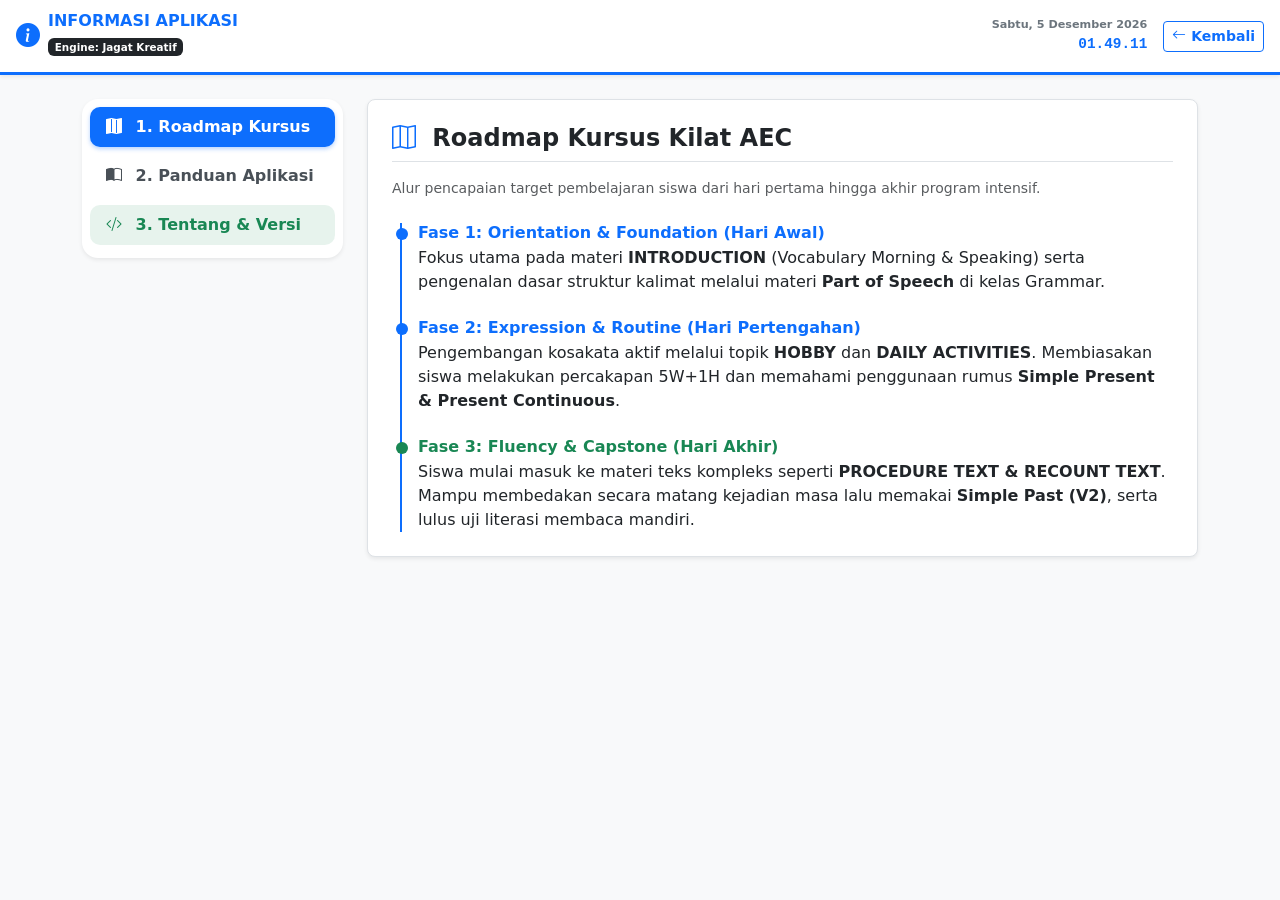
<file: info.html>
<!DOCTYPE html>
<html lang="id">
<head>
    <meta charset="UTF-8">
    <meta name="viewport" content="width=device-width, initial-scale=1.0">
    <title>Informasi Sistem - Active English Course</title>
    
    <link href="https://cdn.jsdelivr.net/npm/bootstrap@5.3.2/dist/css/bootstrap.min.css" rel="stylesheet">
    <link rel="stylesheet" href="https://cdn.jsdelivr.net/npm/bootstrap-icons@1.11.1/font/bootstrap-icons.css">
    <link rel="stylesheet" href="style.css">
</head>
<body class="bg-light">

    <nav class="navbar navbar-expand bg-white shadow-sm border-bottom border-primary border-3 mb-4">
        <div class="container-fluid px-3">
            <a class="navbar-brand fw-bold text-primary d-flex align-items-center" href="index.html">
                <i class="bi bi-info-circle-fill me-2" style="font-size: 1.5rem;"></i>
                <div>
                    <div style="font-size: 1rem; line-height: 1;">INFORMASI APLIKASI</div>
                    <div class="badge bg-dark mt-1" style="font-size: 0.65rem;">Engine: Jagat Kreatif</div>
                </div>
            </a>
            <div class="d-flex align-items-center">
                <div class="text-end me-2 text-secondary d-none d-sm-block">
                    <div id="headDate" class="fw-bold" style="font-size: 0.7rem;">Tanggal</div>
                    <div id="headClock" class="font-monospace fw-bold text-primary" style="font-size: 0.9rem;">00:00:00</div>
                </div>
                <a href="index.html" class="btn btn-outline-primary btn-sm fw-bold ms-2"><i class="bi bi-arrow-left"></i> Kembali</a>
            </div>
        </div>
    </nav>

    <div class="container pb-5">
        <div class="row g-4">
            
            <div class="col-12 col-md-3">
                <div class="card card-custom p-2 shadow-sm border-0 bg-white">
                    <div class="nav flex-column nav-pills gap-1" id="infoTabs" role="tablist">
                        <button class="nav-link active fw-bold text-start" data-bs-toggle="pill" data-bs-target="#tab-roadmap" type="button">
                            <i class="bi bi-map-fill me-2"></i> 1. Roadmap Kursus
                        </button>
                        <button class="nav-link fw-bold text-start" data-bs-toggle="pill" data-bs-target="#tab-panduan" type="button">
                            <i class="bi bi-book-half me-2"></i> 2. Panduan Aplikasi
                        </button>
                        <button class="nav-link fw-bold text-start text-success bg-success bg-opacity-10" data-bs-toggle="pill" data-bs-target="#tab-tentang" type="button">
                            <i class="bi bi-code-slash me-2"></i> 3. Tentang & Versi
                        </button>
                    </div>
                </div>
            </div>

            <div class="col-12 col-md-9">
                <div class="tab-content bg-white p-4 rounded-3 shadow-sm border">
                    
                    <div class="tab-pane fade show active" id="tab-roadmap">
                        <h4 class="fw-bold text-dark border-bottom pb-2 mb-3"><i class="bi bi-map text-primary me-2"></i> Roadmap Kursus Kilat AEC</h4>
                        <p class="text-muted small">Alur pencapaian target pembelajaran siswa dari hari pertama hingga akhir program intensif.</p>
                        
                        <div class="position-relative ps-3 border-start border-primary border-2 mt-4 ms-2">
                            <div class="mb-4 position-relative">
                                <div class="position-absolute bg-primary rounded-circle" style="width:12px; height:12px; left:-22px; top:5px;"></div>
                                <h6 class="fw-bold text-primary mb-1">Fase 1: Orientation & Foundation (Hari Awal)</h6>
                                <p class="text-xs text-dark mb-0 fw-medium">Fokus utama pada materi <b>INTRODUCTION</b> (Vocabulary Morning & Speaking) serta pengenalan dasar struktur kalimat melalui materi <b>Part of Speech</b> di kelas Grammar.</p>
                            </div>
                            <div class="mb-4 position-relative">
                                <div class="position-absolute bg-primary rounded-circle" style="width:12px; height:12px; left:-22px; top:5px;"></div>
                                <h6 class="fw-bold text-primary mb-1">Fase 2: Expression & Routine (Hari Pertengahan)</h6>
                                <p class="text-xs text-dark mb-0 fw-medium">Pengembangan kosakata aktif melalui topik <b>HOBBY</b> dan <b>DAILY ACTIVITIES</b>. Membiasakan siswa melakukan percakapan 5W+1H dan memahami penggunaan rumus <b>Simple Present & Present Continuous</b>.</p>
                            </div>
                            <div class="mb-0 position-relative">
                                <div class="position-absolute bg-success rounded-circle" style="width:12px; height:12px; left:-22px; top:5px;"></div>
                                <h6 class="fw-bold text-success mb-1">Fase 3: Fluency & Capstone (Hari Akhir)</h6>
                                <p class="text-xs text-dark mb-0 fw-medium">Siswa mulai masuk ke materi teks kompleks seperti <b>PROCEDURE TEXT & RECOUNT TEXT</b>. Mampu membedakan secara matang kejadian masa lalu memakai <b>Simple Past (V2)</b>, serta lulus uji literasi membaca mandiri.</p>
                            </div>
                        </div>
                    </div>

                    <div class="tab-pane fade" id="tab-panduan">
                        <h4 class="fw-bold text-dark border-bottom pb-2 mb-3"><i class="bi bi-book me-2"></i> Panduan Penggunaan Sistem PWA</h4>
                        <p class="text-muted small">Petunjuk teknis pengoperasian aplikasi agar sinkronisasi data online-offline berjalan lancar.</p>
                        
                        <div class="row g-3 text-xs mt-2">
                            <div class="col-12 col-sm-6">
                                <div class="p-3 bg-light rounded border h-100">
                                    <h6 class="fw-bold text-primary"><i class="bi bi-phone"></i> Cara Install Aplikasi</h6>
                                    <ol class="ps-3 mb-0 text-muted">
                                        <li>Buka link utama lewat Chrome di HP saat ada internet.</li>
                                        <li>Klik tanda titik tiga di pojok kanan atas browser Chrome.</li>
                                        <li>Pilih menu <b>"Tambahkan ke Layar Utama"</b> atau <b>"Instal Aplikasi"</b>.</li>
                                        <li>Aplikasi AEC Hub resmi terpasang di menu utama HP Anda.</li>
                                    </ol>
                                </div>
                            </div>
                            <div class="col-12 col-sm-6">
                                <div class="p-3 bg-light rounded border h-100">
                                    <h6 class="fw-bold text-success"><i class="bi bi-wifi-off"></i> Menghadapi Sinyal Putus</h6>
                                    <ol class="ps-3 mb-0 text-muted">
                                        <li>Lihat bulatan indikator di header, jika warna <b>Merah</b> berarti Anda sedang offline.</li>
                                        <li>Tetap isi data absensi, nilai, dan tugas estafet seperti biasa.</li>
                                        <li>Klik tombol simpan. Data aman tersimpan sementara di memori HP.</li>
                                        <li>Saat HP dapet sinyal lagi, data akan terkirim otomatis ke pusat.</li>
                                    </ol>
                                </div>
                            </div>
                        </div>
                    </div>

                    <div class="tab-pane fade" id="tab-tentang">
                        <div class="d-flex justify-content-between align-items-center border-bottom pb-2 mb-3">
                            <h4 class="fw-bold text-dark mb-0"><i class="bi bi-code-slash text-success me-2"></i> Tentang Aplikasi & Log Versi</h4>
                            <button id="btnCheckUpdate" class="btn btn-success btn-sm fw-bold"><i class="bi bi-arrow-clockwise"></i> Cek Pembaruan</button>
                        </div>
                        
                        <div class="p-3 bg-dark text-white rounded shadow-sm mb-4 text-xs font-monospace">
                            <div class="text-warning fw-bold" style="font-size: 1rem;">SUPER CREATIVE HUB AEC (V1.8-PWA)</div>
                            <div class="text-light opacity-50 mt-1">Dikembangkan Oleh: <b>Jagat Kreatif</b></div>
                            <div class="text-light opacity-50">Lead Developer: <b>Sup Jagat (Agus Supriyanto)</b></div>
                        </div>

                        <h6 class="fw-bold text-secondary text-xs mb-2">RIWAYAT PENGEMBANGAN SISTEM:</h6>
                        <div class="overflow-auto pe-1" style="max-height: 250px; font-size: 0.75rem;">
                            <table class="table table-sm table-bordered align-middle">
                                <thead class="table-secondary text-center">
                                    <tr>
                                        <th>Versi</th>
                                        <th>Waktu & Tanggal</th>
                                        <th>Detail Pembaruan Fitur</th>
                                    </tr>
                                </thead>
                                <tbody>
                                    <tr>
                                        <td class="fw-bold text-center">V1.1</td>
                                        <td class="text-muted text-center">04/07/2026<br>09:15 WIB</td>
                                        <td>Pemasangan sistem arsip permanen untuk instruksi/briefing admin di bawah logbook.</td>
                                    </tr>
                                    <tr>
                                        <td class="fw-bold text-center">V1.2</td>
                                        <td class="text-muted text-center">04/07/2026<br>09:45 WIB</td>
                                        <td>Integrasi CMS dinamis materi, checklist bisa diubah langsung via database Firestore.</td>
                                    </tr>
                                    <tr>
                                        <td class="fw-bold text-center">V1.3</td>
                                        <td class="text-muted text-center">04/07/2026<br>10:05 WIB</td>
                                        <td>Peluncuran fitur Rapor Mini, tabel absen siswa dinamis, dan kolom input nilai harian.</td>
                                    </tr>
                                    <tr>
                                        <td class="fw-bold text-center">V1.4</td>
                                        <td class="text-muted text-center">04/07/2026<br>10:20 WIB</td>
                                        <td>Penyederhanaan absensi (h/s/i/a) dan pembuatan sistem ekstraksi otomatis filter Hari Kursus.</td>
                                    </tr>
                                    <tr>
                                        <td class="fw-bold text-center">V1.5</td>
                                        <td class="text-muted text-center">04/07/2026<br>10:40 WIB</td>
                                        <td>Perombakan gerbang login VIP manual text-lowercase, proteksi hacker, dan otomatisasi nama julukan "Mr.".</td>
                                    </tr>
                                    <tr>
                                        <td class="fw-bold text-center">V1.6</td>
                                        <td class="text-muted text-center">04/07/2026<br>11:00 WIB</td>
                                        <td>Fitur estafet catatan materi antar jam sesi kelas dan peluncuran modul copy-template Tugas WA Sore.</td>
                                    </tr>
                                    <tr>
                                        <td class="fw-bold text-center">V1.7</td>
                                        <td class="text-muted text-center">04/07/2026<br>11:10 WIB</td>
                                        <td>Pecah materi kurikulum menjadi 3 Pilar (Vocab, Speaking, Grammar) & pembuatan Automated Tracker centang hijau.</td>
                                    </tr>
                                    <tr class="table-success border-success">
                                        <td class="fw-bold text-center">V1.8 (Final)</td>
                                        <td class="text-dark fw-bold text-center">04/07/2026<br>11:17 WIB</td>
                                        <td><b>PWA Engine Integration.</b> Pemasangan service worker, Offline Persistence storage HP, indikator lampu sinyal, dan halaman profil Jagat Kreatif.</td>
                                    </tr>
                                </tbody>
                            </table>
                        </div>
                    </div>

                </div>
            </div>

        </div>
    </div>

    <script src="https://cdn.jsdelivr.net/npm/bootstrap@5.3.2/dist/js/bootstrap.bundle.min.js"></script>
    <script>
        // Logika Jam di Header info.html
        setInterval(() => {
            const now = new Date();
            document.getElementById('headClock').innerText = now.toLocaleTimeString('id-ID');
            document.getElementById('headDate').innerText = now.toLocaleDateString('id-ID', { weekday: 'long', day: 'numeric', month: 'long', year: 'numeric' });
        }, 1000);

        // Simulasi Cek Pembaruan Aplikasi
        document.getElementById("btnCheckUpdate").onclick = () => {
            alert("Memeriksa server... Aplikasi Anda sudah berada di versi paling mutakhir (V1.8-Final). Dikembangkan resmi oleh Jagat Kreatif.");
        };
    </script>
</body>
</html>
</file>
<file: style.css>
/* ==================================================
   style.css - Desain Utama Portal Mentor Jatirogo
   ================================================== */

/* --- 1. Pengaturan Dasar (Body & Font) --- */
body { 
    background-color: #f0f2f5; 
    font-family: system-ui, -apple-system, sans-serif; 
}

/* --- 2. Kustomisasi Kartu (Card) --- */
.card-custom { 
    border: none; 
    border-radius: 16px; 
    box-shadow: 0 4px 12px rgba(0,0,0,0.05); 
}

/* --- 3. Halaman Login (index.html) --- */
.login-wrapper { 
    min-height: 100vh; 
    display: flex; 
    align-items: center; 
    justify-content: center; 
    padding: 20px 0; 
}

.tracking-widest { 
    letter-spacing: 0.3em; 
}

.digital-clock-login { 
    font-size: 2.5rem; 
    font-weight: 900; 
    color: #0d6efd; 
    letter-spacing: 2px; 
}

/* --- 4. Halaman Aplikasi (mentor.html & superuser.html) --- */
.app-wrapper { 
    min-height: 100vh; 
    display: flex; 
    flex-direction: column; 
}

.navbar-brand {
    font-size: 1.25rem;
}

/* --- 5. Navigasi Menu (Tab Pills) --- */
.nav-pills .nav-link { 
    border-radius: 10px; 
    color: #495057; 
    font-weight: 500; 
    margin-bottom: 5px; 
    transition: all 0.2s ease-in-out;
}

.nav-pills .nav-link:hover {
    background-color: #e9ecef;
}

.nav-pills .nav-link.active { 
    background-color: #0d6efd; 
    color: white;
    box-shadow: 0 2px 4px rgba(13,110,253,0.3); 
}

/* --- 6. Kotak Item Logbook --- */
.logbook-item { 
    border-left: 4px solid #0d6efd; 
    background: #fff; 
    padding: 12px; 
    margin-bottom: 10px; 
    border-radius: 6px; 
    box-shadow: 0 2px 4px rgba(0,0,0,0.02); 
}

/* --- 7. Tampilan Jam di Dashboard --- */
.digital-clock-dash {
    font-size: 3rem;
    font-weight: bold;
    color: #0d6efd;
}

/* --- 8. Kotak Info & Catatan dari Superadmin --- */
.info-box {
    background-color: #e0f2fe;
    border-left: 4px solid #0284c7;
    padding: 15px;
    border-radius: 8px;
    margin-bottom: 15px;
}

.info-box.warning {
    background-color: #fef3c7;
    border-left-color: #d97706;
}

.info-box.success {
    background-color: #dcfce7;
    border-left-color: #16a34a;
}

.info-box-title {
    font-weight: bold;
    color: #0f172a;
    margin-bottom: 8px;
    font-size: 0.85rem;
    text-transform: uppercase;
    letter-spacing: 1px;
}
</file>
